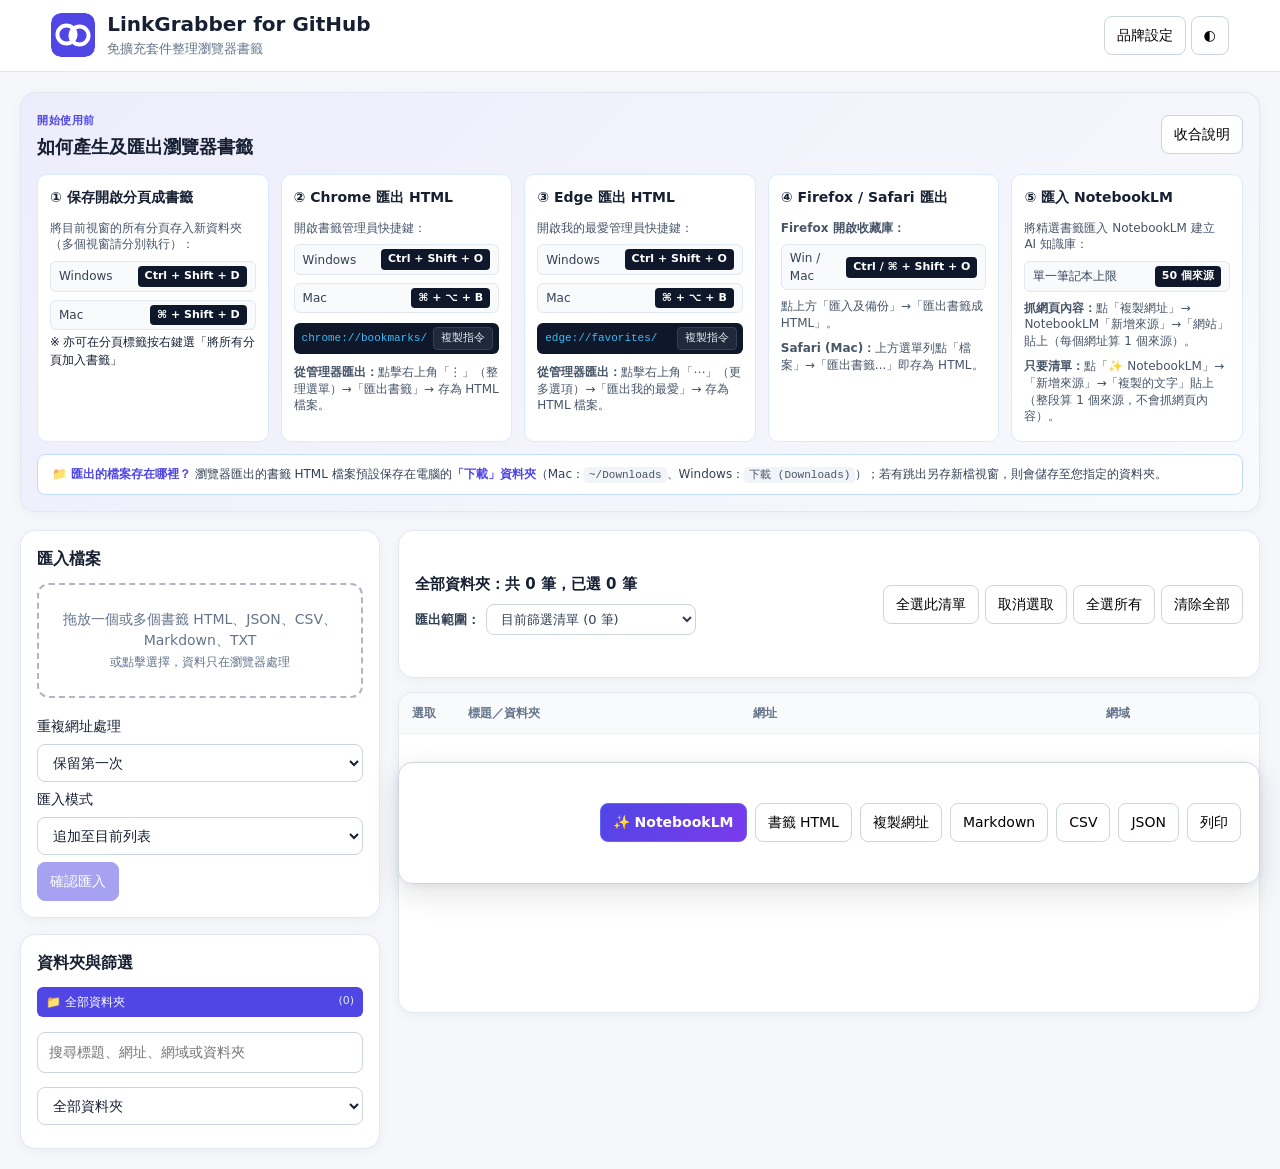
<file: index.html>
<!doctype html>
<html lang="zh-Hant">
<head>
  <meta charset="utf-8">
  <meta name="viewport" content="width=device-width, initial-scale=1">
  <meta name="theme-color" content="#4f46e5">
  <meta name="description" content="可自訂名稱與 Logo 的書籤整理工具">
  <link rel="manifest" href="./manifest.webmanifest">
  <link rel="icon" href="./assets/icon-192.png">
  <link rel="stylesheet" href="./style.css">
  <title>LinkGrabber for GitHub</title>
</head>
<body>
  <header>
    <div class="brand">
      <img id="brandLogo" src="./assets/logo.svg" alt="專案 Logo">
      <div>
        <h1 id="brandName">LinkGrabber for GitHub</h1>
        <p id="brandSubtitle">免擴充套件整理瀏覽器書籤</p>
      </div>
    </div>
    <div>
      <button id="openSettings">品牌設定</button>
      <button id="theme" aria-label="切換深淺模式" title="切換深淺模式">◐</button>
    </div>
  </header>

  <main>
    <section class="guide">
      <div class="guide-head">
        <div>
          <b>開始使用前</b>
          <h2>如何產生及匯出瀏覽器書籤</h2>
        </div>
        <button id="guideToggle">收合說明</button>
      </div>
      <div id="guideBody" class="guide-grid">
        <article>
          <h3>① 保存開啟分頁成書籤</h3>
          <p>將目前視窗的所有分頁存入新資料夾（多個視窗請分別執行）：</p>
          <div class="hotkey-row"><span>Windows</span><kbd>Ctrl + Shift + D</kbd></div>
          <div class="hotkey-row"><span>Mac</span><kbd>⌘ + Shift + D</kbd></div>
          <small class="tip">※ 亦可在分頁標籤按右鍵選「將所有分頁加入書籤」</small>
        </article>
        <article>
          <h3>② Chrome 匯出 HTML</h3>
          <p>開啟書籤管理員快捷鍵：</p>
          <div class="hotkey-row"><span>Windows</span><kbd>Ctrl + Shift + O</kbd></div>
          <div class="hotkey-row"><span>Mac</span><kbd>⌘ + ⌥ + B</kbd></div>
          <div class="code-box">
            <code>chrome://bookmarks/</code>
            <button type="button" class="copy-cmd-btn" data-copy="chrome://bookmarks/" title="複製網址" aria-label="複製 chrome://bookmarks/">複製指令</button>
          </div>
          <p class="export-step"><b>從管理器匯出：</b>點擊右上角「⋮」（整理選單）→「匯出書籤」→ 存為 HTML 檔案。</p>
        </article>
        <article>
          <h3>③ Edge 匯出 HTML</h3>
          <p>開啟我的最愛管理員快捷鍵：</p>
          <div class="hotkey-row"><span>Windows</span><kbd>Ctrl + Shift + O</kbd></div>
          <div class="hotkey-row"><span>Mac</span><kbd>⌘ + ⌥ + B</kbd></div>
          <div class="code-box">
            <code>edge://favorites/</code>
            <button type="button" class="copy-cmd-btn" data-copy="edge://favorites/" title="複製網址" aria-label="複製 edge://favorites/">複製指令</button>
          </div>
          <p class="export-step"><b>從管理器匯出：</b>點擊右上角「⋯」（更多選項）→「匯出我的最愛」→ 存為 HTML 檔案。</p>
        </article>
        <article>
          <h3>④ Firefox / Safari 匯出</h3>
          <p><b>Firefox 開啟收藏庫：</b></p>
          <div class="hotkey-row"><span>Win / Mac</span><kbd>Ctrl / ⌘ + Shift + O</kbd></div>
          <p class="export-step">點上方「匯入及備份」→「匯出書籤成 HTML」。</p>
          <p class="export-step"><b>Safari (Mac)：</b>上方選單列點「檔案」→「匯出書籤...」即存為 HTML。</p>
        </article>
        <article>
          <h3>⑤ 匯入 NotebookLM</h3>
          <p>將精選書籤匯入 NotebookLM 建立 AI 知識庫：</p>
          <div class="hotkey-row"><span>單一筆記本上限</span><kbd>50 個來源</kbd></div>
          <p class="export-step"><b>抓網頁內容：</b>點「複製網址」→ NotebookLM「新增來源」→「網站」貼上（每個網址算 1 個來源）。</p>
          <p class="export-step"><b>只要清單：</b>點「✨ NotebookLM」→「新增來源」→「複製的文字」貼上（整段算 1 個來源，不會抓網頁內容）。</p>
        </article>
      </div>
      <div class="guide-footer">
        <span>📁 <b>匯出的檔案存在哪裡？</b> 瀏覽器匯出的書籤 HTML 檔案預設保存在電腦的<b>「下載」資料夾</b>（Mac：<code>~/Downloads</code>、Windows：<code>下載 (Downloads)</code>）；若有跳出另存新檔視窗，則會儲存至您指定的資料夾。</span>
      </div>
    </section>

    <aside>
      <section>
        <h2>匯入檔案</h2>
        <div id="drop" tabindex="0" role="button" aria-label="上傳書籤檔案">
          拖放一個或多個書籤 HTML、JSON、CSV、Markdown、TXT<br>
          <small>或點擊選擇，資料只在瀏覽器處理</small>
        </div>
        <input id="files" type="file" multiple hidden accept=".html,.htm,.json,.csv,.md,.txt">
        <div id="fileReport"></div>
        <label>重複網址處理
          <select id="dedupe">
            <option value="first">保留第一次</option>
            <option value="last">保留最後一次</option>
            <option value="merge">合併來源資訊</option>
            <option value="all">全部保留</option>
          </select>
        </label>
        <label>匯入模式
          <select id="importMode">
            <option value="append">追加至目前列表</option>
            <option value="replace">覆蓋目前列表</option>
          </select>
        </label>
        <button id="confirm" class="primary" disabled>確認匯入</button>
      </section>

      <section>
        <h2>資料夾與篩選</h2>
        <div id="tree"></div>
        <input id="q" placeholder="搜尋標題、網址、網域或資料夾" aria-label="搜尋書籤">
        <select id="folder" aria-label="篩選資料夾">
          <option value="all">全部資料夾</option>
        </select>
      </section>
    </aside>

    <article class="work">
      <section class="summary">
        <div class="summary-info">
          <strong id="summary">尚無資料</strong>
          <div class="scope-control">
            <label>
              匯出範圍：
              <select id="exportScope" aria-label="選擇匯出範圍">
                <option value="visible">目前資料夾／篩選結果</option>
                <option value="selected">所有已勾選書籤</option>
                <option value="all">所有資料夾全部書籤</option>
              </select>
            </label>
            <span id="nlmBadge" class="nlm-badge"></span>
          </div>
        </div>
        <div class="summary-btns">
          <button id="all" data-tooltip="勾選目前資料夾或篩選清單中的所有書籤">全選此清單</button>
          <button id="none" data-tooltip="取消勾選目前資料夾或篩選清單中的書籤">取消選取</button>
          <button id="allGlobal" data-tooltip="一鍵勾選所有資料夾中的全部書籤">全選所有</button>
          <button id="clear" data-tooltip="清空目前載入的所有書籤資料">清除全部</button>
        </div>
      </section>

      <section class="list">
        <div class="list-head">
          <span>選取</span>
          <span>標題／資料夾</span>
          <span>網址</span>
          <span>網域</span>
        </div>
        <div id="rows">
          <div class="empty">請先匯入檔案</div>
        </div>
      </section>

      <section class="actions">
        <div class="actions-btns">
          <button id="notebooklm" class="primary notebooklm-btn" data-tooltip="複製專為 NotebookLM 優化的結構化 Markdown（保留書籤標題與資料夾階層，可貼入 NotebookLM「複製的文字」，整段算 1 個來源）">✨ NotebookLM</button>
          <button id="html" data-tooltip="匯出為標準瀏覽器書籤 HTML（Netscape 格式，可重新匯入回 Chrome、Edge、Firefox 或 Safari）">書籤 HTML</button>
          <button id="copy" data-tooltip="僅複製純網址清單（一行一個 URL，不含標題與分類）">複製網址</button>
          <button id="md" data-tooltip="複製標準 Markdown 超連結（- [標題](網址)，適合貼入 Notion、Obsidian 或 GitHub）">Markdown</button>
          <button id="csv" data-tooltip="下載為 CSV 試算表（含資料夾、標題、網址、網域，可用 Excel 或 Google 試算表開啟）">CSV</button>
          <button id="json" data-tooltip="下載為結構化 JSON 資料檔（保留完整屬性，適合程式串接或備份）">JSON</button>
          <button id="print" data-tooltip="開啟列印預覽，自動套用乾淨列印排版（可另存為 PDF）">列印</button>
        </div>
      </section>
    </article>
  </main>

  <dialog id="settings">
    <form method="dialog">
      <div class="dialog-head">
        <h2>自訂專案名稱與 Logo</h2>
        <button value="cancel" aria-label="關閉對話框">×</button>
      </div>
      <label>專案名稱
        <input id="projectName" maxlength="60" placeholder="LinkGrabber for GitHub">
      </label>
      <label>副標題
        <input id="projectSubtitle" maxlength="100" placeholder="免擴充套件整理瀏覽器書籤">
      </label>
      <label>主要顏色
        <input id="brandColor" type="color" value="#4f46e5">
      </label>
      <label>上傳 Logo
        <input id="logoFile" type="file" accept="image/png,image/jpeg,image/webp,image/svg+xml">
      </label>
      <div class="logo-preview">
        <img id="logoPreview" src="./assets/logo.svg" alt="Logo 預覽">
        <span>Logo 僅儲存在目前瀏覽器的 localStorage。</span>
      </div>
      <div class="dialog-actions">
        <button id="resetBrand" type="button">恢復預設</button>
        <button id="saveBrand" type="button" class="primary">儲存設定</button>
      </div>
    </form>
  </dialog>

  <div id="toast" role="status" aria-live="polite"></div>
  <script src="./app.js"></script>
</body>
</html>
</file>
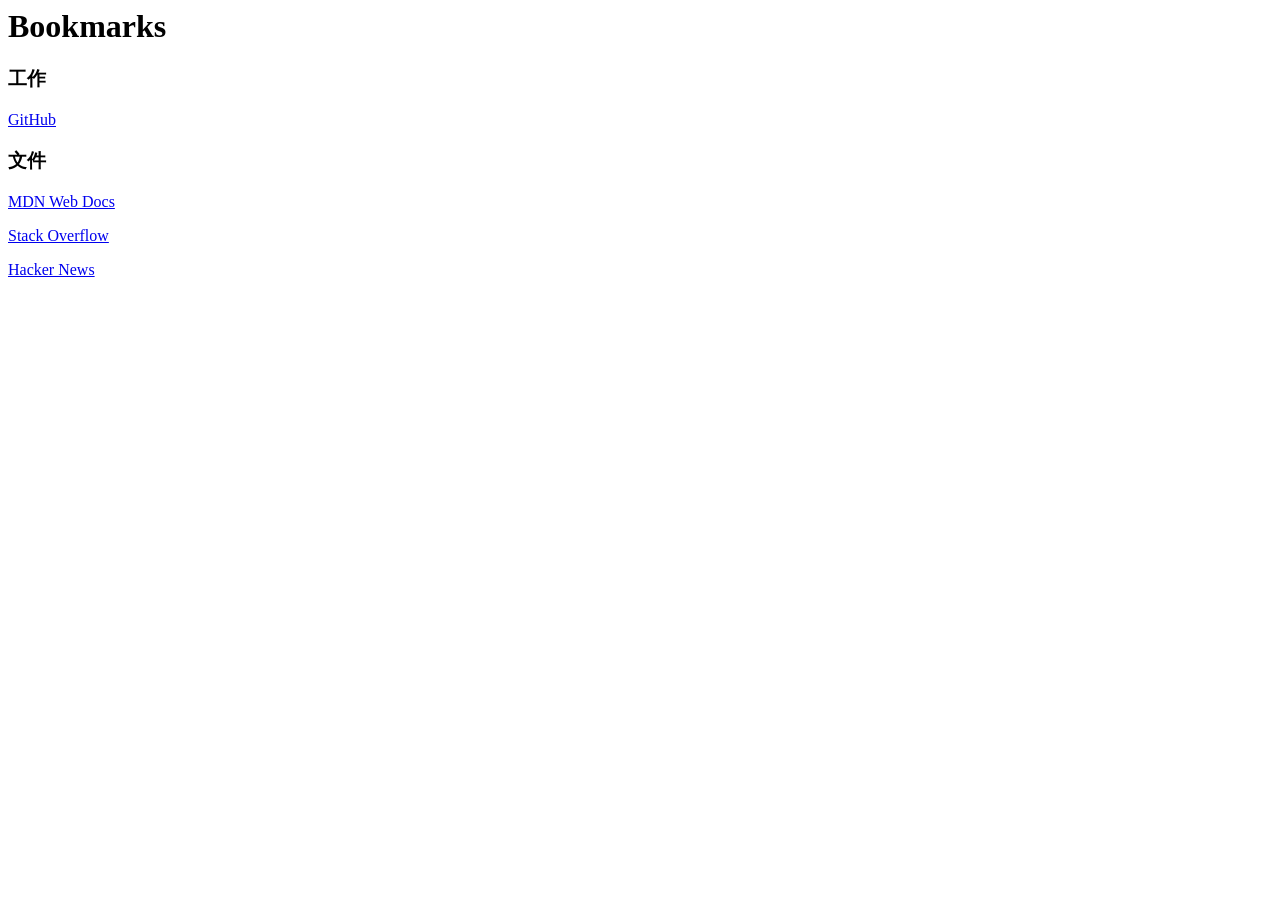
<file: test-data/sample-bookmarks.html>
<!DOCTYPE NETSCAPE-Bookmark-file-1>
<META HTTP-EQUIV="Content-Type" CONTENT="text/html; charset=UTF-8">
<TITLE>Bookmarks</TITLE>
<H1>Bookmarks</H1>
<DL><p>
    <DT><H3>工作</H3>
    <DL><p>
        <DT><A HREF="https://github.com/">GitHub</A>
        <DT><H3>文件</H3>
        <DL><p>
            <DT><A HREF="https://developer.mozilla.org/zh-TW/">MDN Web Docs</A>
        </DL><p>
        <DT><A HREF="https://stackoverflow.com/">Stack Overflow</A>
    </DL><p>
    <DT><A HREF="https://news.ycombinator.com/">Hacker News</A>
</DL><p>
</file>
<file: style.css>
* {
  box-sizing: border-box;
}

:root {
  --brand: #4f46e5;
  --brand-light: #eef2ff;
}

body {
  margin: 0;
  background: #f5f7fb;
  color: #172033;
  font: 14px system-ui, -apple-system, BlinkMacSystemFont, "Segoe UI", "Noto Sans TC", sans-serif;
  line-height: 1.5;
}

button, input, select {
  font: inherit;
}

button {
  border: 1px solid #cbd5e1;
  background: white;
  border-radius: 8px;
  padding: 8px 12px;
  cursor: pointer;
  transition: background 0.15s, border-color 0.15s;
}

button:hover {
  background: #f8fafc;
  border-color: #94a3b8;
}

button:disabled {
  opacity: 0.5;
  cursor: not-allowed;
}

.primary {
  background: var(--brand);
  color: #fff;
  border-color: var(--brand);
}

.primary:hover:not(:disabled) {
  filter: brightness(1.1);
  background: var(--brand);
}

header {
  display: flex;
  justify-content: space-between;
  align-items: center;
  padding: 12px 4vw;
  background: #fff;
  border-bottom: 1px solid #e2e8f0;
  position: sticky;
  top: 0;
  z-index: 5;
}

.brand {
  display: flex;
  align-items: center;
  gap: 12px;
}

.brand img {
  width: 44px;
  height: 44px;
  object-fit: contain;
  border-radius: 10px;
}

.brand h1 {
  margin: 0;
  font-size: 20px;
  line-height: 1.2;
}

.brand p {
  margin: 3px 0 0;
  color: #64748b;
  font-size: 13px;
}

main {
  max-width: 1280px;
  margin: auto;
  padding: 20px;
  display: grid;
  grid-template-columns: 360px 1fr;
  gap: 18px;
}

section {
  background: #fff;
  border: 1px solid #e2e8f0;
  border-radius: 15px;
  padding: 16px;
  box-shadow: 0 3px 12px #0f172a0a;
}

.guide {
  grid-column: 1 / -1;
  background: linear-gradient(135deg, color-mix(in srgb, var(--brand) 10%, white), #f8fafc);
}

.guide-head, .summary {
  display: flex;
  justify-content: space-between;
  align-items: center;
  gap: 10px;
}

.guide-head h2 {
  margin: 3px 0 0;
  font-size: 18px;
}

.guide-head b {
  font-size: 11px;
  color: var(--brand);
  text-transform: uppercase;
  letter-spacing: 0.5px;
}

.guide-grid {
  display: grid;
  grid-template-columns: repeat(auto-fit, minmax(230px, 1fr));
  gap: 12px;
  margin-top: 14px;
}

.guide-grid article {
  background: #fff;
  border: 1px solid #dbeafe;
  border-radius: 10px;
  padding: 12px;
  display: flex;
  flex-direction: column;
}

.guide-grid h3 {
  margin: 0 0 8px;
  font-size: 14px;
}

.guide-grid p {
  font-size: 12px;
  color: #475569;
  margin: 4px 0;
  line-height: 1.4;
}

.guide-grid .hotkey-row {
  display: flex;
  justify-content: space-between;
  align-items: center;
  background: #f8fafc;
  border: 1px solid #e2e8f0;
  border-radius: 6px;
  padding: 4px 8px;
  margin: 4px 0;
  font-size: 12px;
  color: #334155;
}

.guide-grid kbd {
  display: inline-block;
  padding: 2px 7px;
  background: #0f172a;
  color: #fff;
  border-radius: 4px;
  font-family: inherit;
  font-size: 11px;
  font-weight: 600;
  white-space: nowrap;
}

.guide-grid code {
  display: block;
  padding: 5px 8px;
  background: #0f172a;
  color: #38bdf8;
  border-radius: 6px;
  font-family: monospace;
  font-size: 11px;
  word-break: break-all;
  margin: 6px 0;
}

.code-box {
  display: flex;
  align-items: center;
  justify-content: space-between;
  gap: 6px;
  background: #0f172a;
  border-radius: 6px;
  padding: 4px 6px 4px 8px;
  margin: 6px 0;
}

.code-box code {
  background: transparent;
  color: #38bdf8;
  padding: 0;
  margin: 0;
  font-family: monospace;
  font-size: 11px;
}

.copy-cmd-btn {
  padding: 2px 7px;
  font-size: 11px;
  border-radius: 4px;
  border: 1px solid #334155;
  background: #1e293b;
  color: #e2e8f0;
  cursor: pointer;
  white-space: nowrap;
  transition: background 0.15s, color 0.15s;
}

.copy-cmd-btn:hover {
  background: #334155;
  color: #fff;
}

.guide-footer {
  margin-top: 12px;
  padding: 10px 14px;
  background: #fff;
  border: 1px solid #bfdbfe;
  border-radius: 8px;
  font-size: 12px;
  color: #334155;
  line-height: 1.5;
}

.guide-footer b {
  color: var(--brand);
}

.guide-footer code {
  display: inline;
  padding: 2px 5px;
  background: #f1f5f9;
  color: #475569;
  border-radius: 4px;
  font-size: 11px;
}

.guide.collapsed #guideBody,
.guide.collapsed .guide-footer {
  display: none;
}

aside {
  display: grid;
  gap: 16px;
  align-content: start;
}

h2 {
  font-size: 16px;
  margin: 0 0 12px;
}

#drop {
  border: 2px dashed #aeb7c7;
  border-radius: 12px;
  padding: 24px 12px;
  text-align: center;
  color: #64748b;
  cursor: pointer;
  transition: border-color 0.2s, background-color 0.2s;
  outline: none;
}

#drop:focus, #drop:hover {
  border-color: var(--brand);
}

#drop.drag {
  border-color: var(--brand);
  background: var(--brand-light);
}

input, select {
  width: 100%;
  padding: 9px 11px;
  border: 1px solid #cbd5e1;
  border-radius: 8px;
  margin: 7px 0;
  background: inherit;
  color: inherit;
}

input:focus, select:focus {
  outline: none;
  border-color: var(--brand);
  box-shadow: 0 0 0 2px color-mix(in srgb, var(--brand) 20%, transparent);
}

#fileReport {
  display: grid;
  gap: 6px;
  margin: 9px 0;
}

.file {
  display: flex;
  justify-content: space-between;
  gap: 8px;
  font-size: 12px;
  padding: 7px 10px;
  background: #f8fafc;
  border-radius: 7px;
  border: 1px solid #f1f5f9;
}

.work {
  display: grid;
  gap: 14px;
}

.summary {
  padding: 14px 16px;
  display: flex;
  justify-content: space-between;
  align-items: center;
  flex-wrap: wrap;
  gap: 14px;
}

.summary-info {
  display: flex;
  flex-direction: column;
  gap: 8px;
}

.summary-info strong {
  font-size: 15px;
}

.scope-control {
  display: flex;
  align-items: center;
  gap: 10px;
  flex-wrap: wrap;
}

.scope-control label {
  display: flex;
  align-items: center;
  gap: 6px;
  font-size: 13px;
  font-weight: 600;
  color: #334155;
  white-space: nowrap;
}

.scope-control select {
  width: auto;
  min-width: 210px;
  margin: 0;
  padding: 6px 10px;
  font-size: 13px;
  font-weight: normal;
}

.summary-btns {
  display: flex;
  gap: 6px;
  flex-wrap: wrap;
  align-items: center;
}

.list {
  padding: 0;
  overflow: hidden;
}

.list-head, .row {
  display: grid;
  grid-template-columns: 46px 1.2fr 1.5fr 140px;
  gap: 10px;
  align-items: center;
}

.list-head {
  padding: 11px 13px;
  background: #f8fafc;
  font-size: 12px;
  color: #64748b;
  font-weight: 700;
  border-bottom: 1px solid #eef2f7;
}

.row {
  padding: 10px 13px;
  border-top: 1px solid #eef2f7;
  transition: background 0.1s;
}

.row:hover {
  background: #fafcff;
}

.row small {
  display: block;
  color: #64748b;
  margin-top: 3px;
  font-size: 12px;
}

.row a {
  overflow: hidden;
  text-overflow: ellipsis;
  white-space: nowrap;
  color: var(--brand);
  text-decoration: none;
}

.row a:hover {
  text-decoration: underline;
}

.row span {
  font-size: 12px;
  color: #64748b;
  overflow: hidden;
  text-overflow: ellipsis;
  white-space: nowrap;
}

.empty {
  min-height: 220px;
  display: grid;
  place-items: center;
  color: #94a3b8;
}

.actions {
  position: sticky;
  bottom: 16px;
  z-index: 10;
  background: rgba(255, 255, 255, 0.94);
  backdrop-filter: blur(12px);
  -webkit-backdrop-filter: blur(12px);
  border: 1px solid #cbd5e1;
  border-radius: 14px;
  box-shadow: 0 10px 30px rgba(15, 23, 42, 0.12), 0 2px 8px rgba(15, 23, 42, 0.06);
  padding: 12px 18px;
  display: flex;
  justify-content: flex-end;
  align-items: center;
  gap: 10px;
  flex-wrap: wrap;
}

.actions-btns {
  display: flex;
  gap: 8px;
  flex-wrap: wrap;
  align-items: center;
}

.notebooklm-btn {
  background: linear-gradient(135deg, #4f46e5, #7c3aed);
  color: #fff;
  border-color: #6366f1;
  font-weight: 600;
  display: inline-flex;
  align-items: center;
  gap: 5px;
}

.notebooklm-btn:hover:not(:disabled) {
  filter: brightness(1.15);
  box-shadow: 0 2px 8px rgba(124, 58, 237, 0.35);
}

.nlm-badge {
  font-size: 11px;
  padding: 4px 9px;
  border-radius: 6px;
  display: inline-flex;
  align-items: center;
  gap: 5px;
  white-space: nowrap;
}

.nlm-badge.ok {
  background: #ecfdf5;
  color: #065f46;
  border: 1px solid #a7f3d0;
}

.nlm-badge.warn {
  background: #fffbeb;
  color: #92400e;
  border: 1px solid #fde68a;
}

/* Tooltip System */
[data-tooltip] {
  position: relative;
}

[data-tooltip]::after {
  content: attr(data-tooltip);
  position: absolute;
  bottom: calc(100% + 8px);
  left: 50%;
  transform: translateX(-50%) translateY(4px);
  background: #0f172a;
  color: #fff;
  font-size: 11px;
  line-height: 1.4;
  padding: 6px 10px;
  border-radius: 6px;
  white-space: normal;
  width: max-content;
  max-width: 240px;
  text-align: center;
  box-shadow: 0 4px 14px rgba(0, 0, 0, 0.25);
  pointer-events: none;
  opacity: 0;
  visibility: hidden;
  transition: opacity 0.15s, transform 0.15s, visibility 0.15s;
  z-index: 1000;
}

[data-tooltip]::before {
  content: '';
  position: absolute;
  bottom: calc(100% + 2px);
  left: 50%;
  transform: translateX(-50%) translateY(4px);
  border: 5px solid transparent;
  border-top-color: #0f172a;
  pointer-events: none;
  opacity: 0;
  visibility: hidden;
  transition: opacity 0.15s, transform 0.15s, visibility 0.15s;
  z-index: 1000;
}

[data-tooltip]:hover::after,
[data-tooltip]:hover::before,
[data-tooltip]:focus-visible::after,
[data-tooltip]:focus-visible::before {
  opacity: 1;
  visibility: visible;
  transform: translateX(-50%) translateY(0);
}

/* Dark mode for tooltips */
.dark [data-tooltip]::after {
  background: #1e293b;
  color: #f8fafc;
  border: 1px solid #475569;
  box-shadow: 0 4px 16px rgba(0, 0, 0, 0.5);
}

.dark [data-tooltip]::before {
  border-top-color: #1e293b;
}

/* Tooltip alignment for first & last action buttons */
.actions-btns button:first-child[data-tooltip]::after {
  left: 0;
  transform: translateY(4px);
}
.actions-btns button:first-child[data-tooltip]::before {
  left: 20px;
  transform: translateY(4px);
}
.actions-btns button:first-child[data-tooltip]:hover::after,
.actions-btns button:first-child[data-tooltip]:focus-visible::after {
  transform: translateY(0);
}
.actions-btns button:first-child[data-tooltip]:hover::before,
.actions-btns button:first-child[data-tooltip]:focus-visible::before {
  transform: translateY(0);
}

.actions-btns button:last-child[data-tooltip]::after {
  left: auto;
  right: 0;
  transform: translateY(4px);
}
.actions-btns button:last-child[data-tooltip]::before {
  left: auto;
  right: 20px;
  transform: translateY(4px);
}
.actions-btns button:last-child[data-tooltip]:hover::after,
.actions-btns button:last-child[data-tooltip]:focus-visible::after {
  transform: translateY(0);
}
.actions-btns button:last-child[data-tooltip]:hover::before,
.actions-btns button:last-child[data-tooltip]:focus-visible::before {
  transform: translateY(0);
}

#tree {
  max-height: 260px;
  overflow-y: auto;
  display: grid;
  gap: 3px;
  margin-bottom: 8px;
}

.folder {
  padding: 6px 9px;
  font-size: 12px;
  border-radius: 6px;
  cursor: pointer;
  display: flex;
  justify-content: space-between;
  align-items: center;
  user-select: none;
  transition: background 0.15s, color 0.15s;
}

.folder:hover {
  background: #f1f5f9;
}

.folder.active {
  background: var(--brand);
  color: #fff;
}

.folder.active span {
  color: #e0e7ff;
}

.folder span {
  color: #64748b;
  font-size: 11px;
}

dialog {
  width: min(520px, 92vw);
  border: 0;
  border-radius: 16px;
  padding: 0;
  box-shadow: 0 24px 70px #00000033;
}

dialog::backdrop {
  background: #0f172a99;
}

dialog form {
  padding: 20px;
}

.dialog-head, .dialog-actions {
  display: flex;
  justify-content: space-between;
  align-items: center;
  gap: 9px;
}

.dialog-head h2 {
  font-size: 19px;
  margin: 0;
}

.dialog-head button {
  font-size: 20px;
  border: 0;
  padding: 4px 8px;
  line-height: 1;
}

.logo-preview {
  display: flex;
  align-items: center;
  gap: 12px;
  padding: 10px;
  background: #f8fafc;
  border-radius: 10px;
  margin: 8px 0;
}

.logo-preview img {
  width: 56px;
  height: 56px;
  object-fit: contain;
}

.logo-preview span {
  font-size: 12px;
  color: #64748b;
}

.dialog-actions {
  margin-top: 16px;
}

#toast {
  position: fixed;
  bottom: 84px;
  left: 50%;
  transform: translateX(-50%);
  background: #111827;
  color: #fff;
  padding: 10px 16px;
  border-radius: 9px;
  opacity: 0;
  pointer-events: none;
  transition: opacity 0.25s, transform 0.25s;
  z-index: 100;
  font-size: 13px;
  box-shadow: 0 4px 14px rgba(0,0,0,0.2);
}

#toast.show {
  opacity: 1;
  transform: translateX(-50%) translateY(-4px);
}

/* Dark mode */
.dark body {
  background: #07101f;
  color: #e5e7eb;
}

.dark header, .dark section, .dark button, .dark dialog {
  background: #101a2b;
  border-color: #263349;
  color: #e5e7eb;
}

.dark .actions {
  background: rgba(16, 26, 43, 0.94);
  border-color: #334155;
  box-shadow: 0 10px 30px rgba(0, 0, 0, 0.4), 0 2px 8px rgba(0, 0, 0, 0.25);
}

.dark button:hover {
  background: #1e293b;
}

.dark input, .dark select {
  border-color: #334155;
  background: #0d1727;
}

.dark .list-head, .dark .file, .dark .logo-preview {
  background: #0d1727;
  border-color: #1e293b;
}

.dark .row {
  border-color: #1a2538;
}

.dark .row:hover {
  background: #142036;
}

.dark .folder:hover {
  background: #1e293b;
}

.dark .folder.active {
  background: var(--brand);
  color: #fff;
}

.dark .guide-grid article {
  background: #0d1727;
  border-color: #1e293b;
}

.dark .guide-grid .hotkey-row {
  background: #101c30;
  border-color: #263349;
  color: #cbd5e1;
}

.dark .guide-grid .export-step {
  color: #cbd5e1;
}

.dark .guide-footer {
  background: #0d1727;
  border-color: #263349;
  color: #cbd5e1;
}

.dark .guide-footer code {
  background: #1e293b;
  color: #38bdf8;
}

.dark .scope-control label {
  color: #cbd5e1;
}

.dark .nlm-badge.ok {
  background: #064e3b;
  color: #6ee7b7;
  border-color: #047857;
}

.dark .nlm-badge.warn {
  background: #78350f;
  color: #fde68a;
  border-color: #b45309;
}

.dark .guide {
  background: linear-gradient(135deg, color-mix(in srgb, var(--brand) 15%, #101a2b), #0d1727);
}

@media (max-width: 850px) {
  main {
    grid-template-columns: 1fr;
  }
  .guide-grid {
    grid-template-columns: repeat(2, 1fr);
  }
}

@media (max-width: 560px) {
  .guide-grid {
    grid-template-columns: 1fr;
  }
  .list-head {
    display: none;
  }
  .row {
    grid-template-columns: 35px 1fr;
  }
  .row a, .row > span:last-child {
    grid-column: 2;
  }
  .brand p {
    display: none;
  }
  .actions {
    justify-content: center;
    bottom: 8px;
    padding: 10px 12px;
  }
}

@media print {
  header, aside, .guide, .summary, .actions, dialog, button {
    display: none !important;
  }
  main {
    display: block;
    padding: 0;
  }
  .list {
    border: 0 !important;
  }
  .row {
    break-inside: avoid;
  }
  @page {
    size: A4;
    margin: 14mm;
  }
}
</file>
